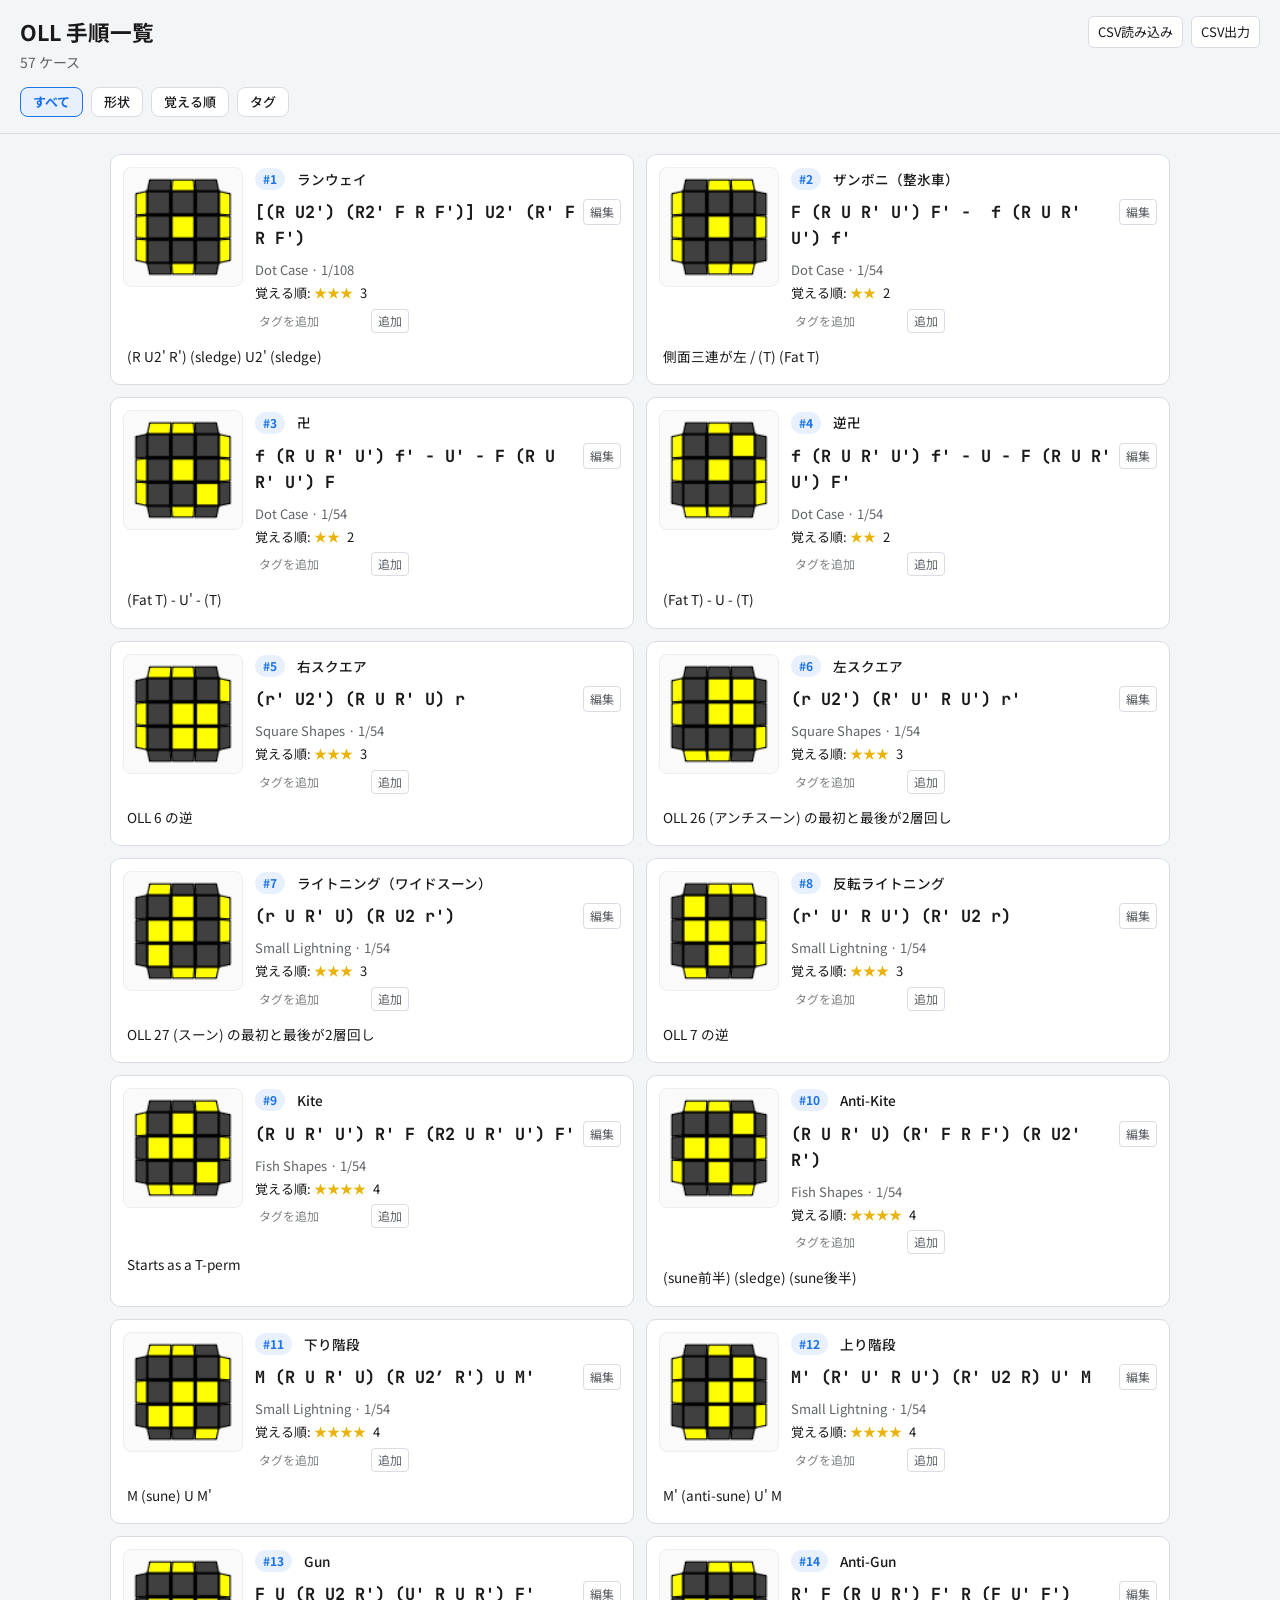
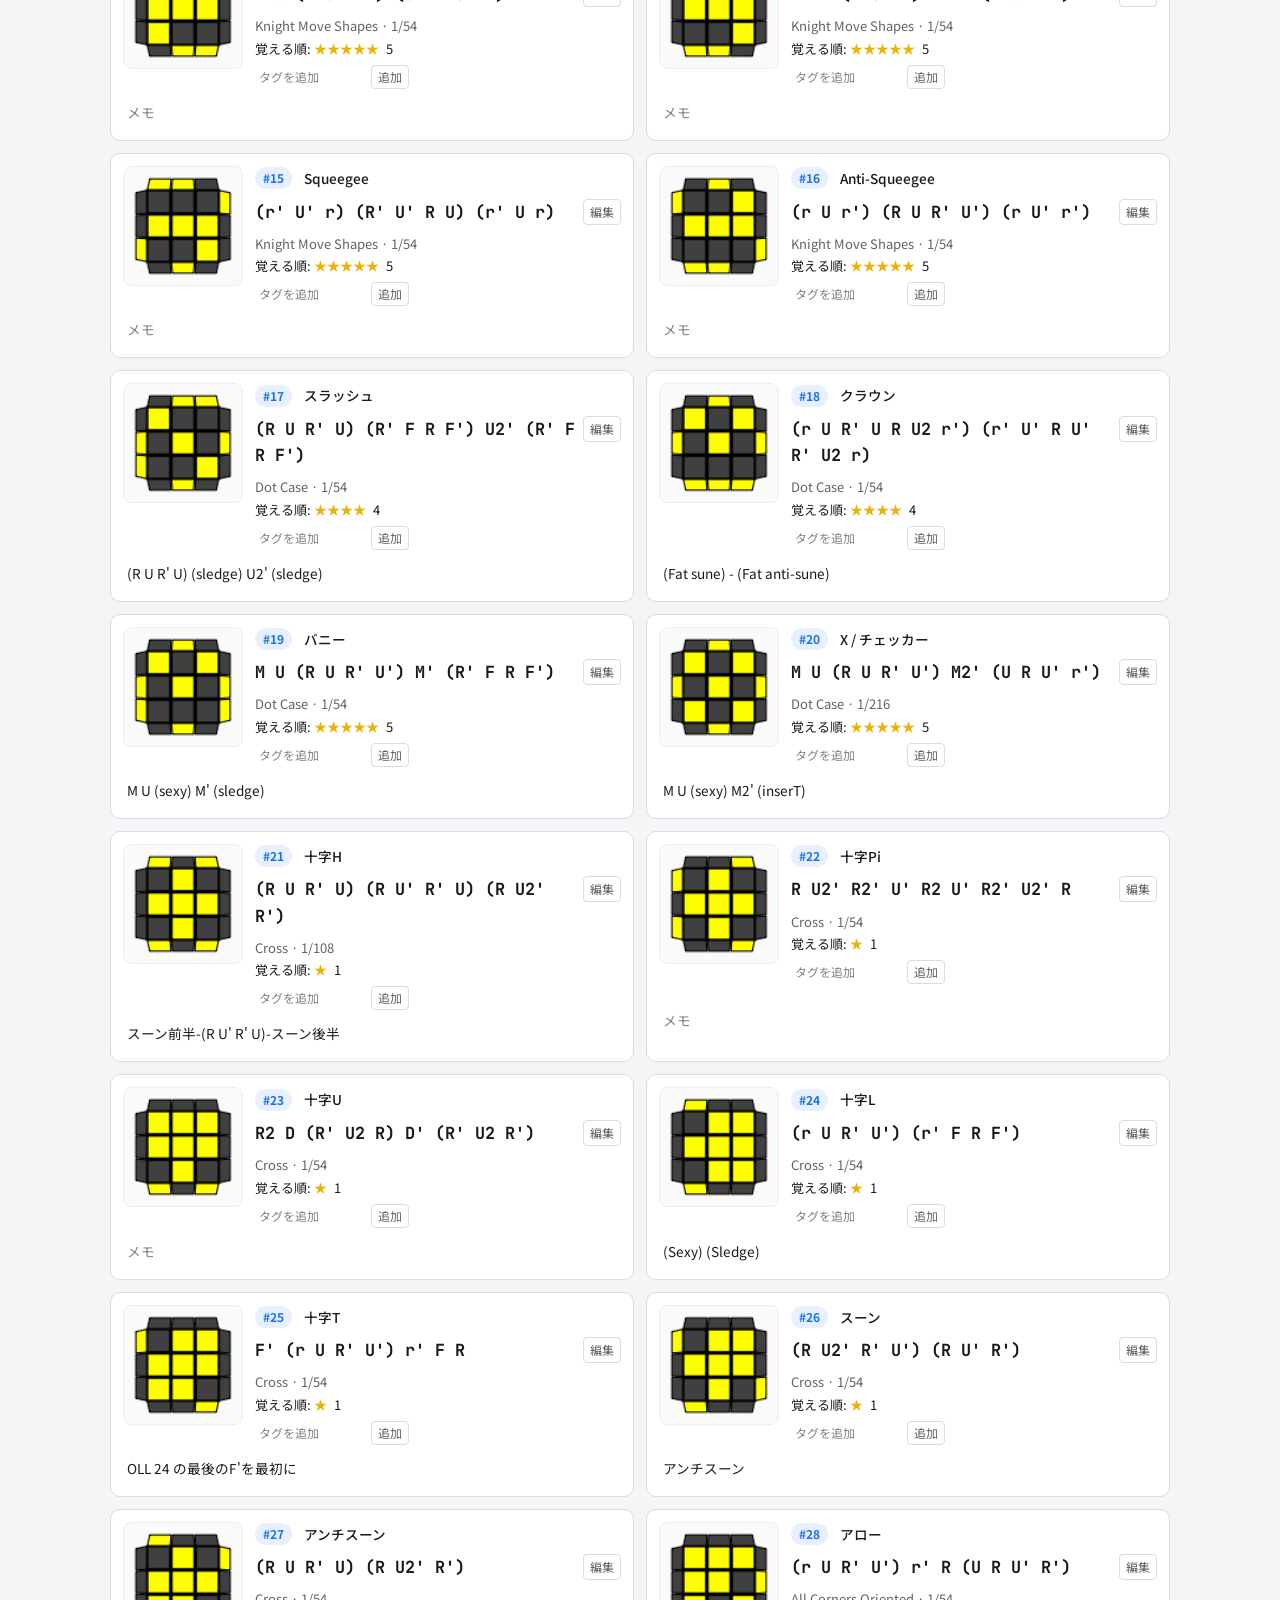
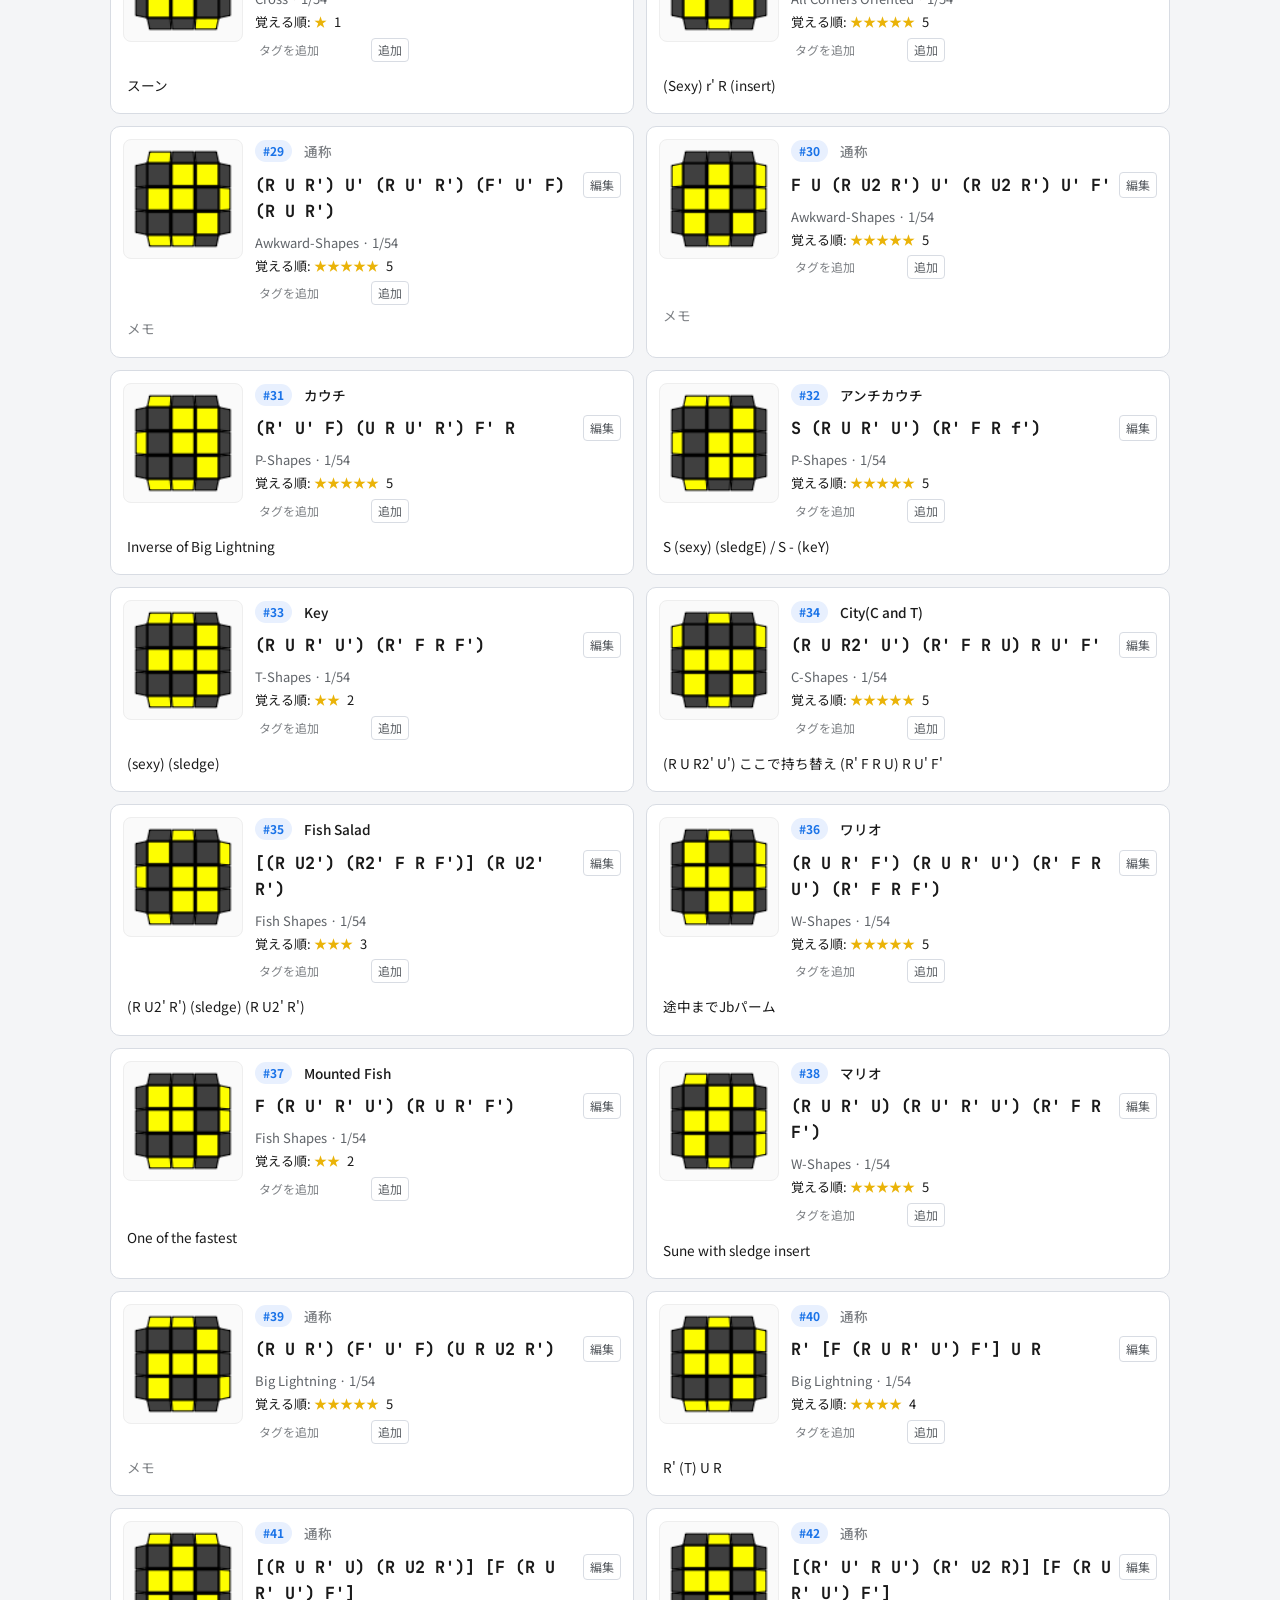
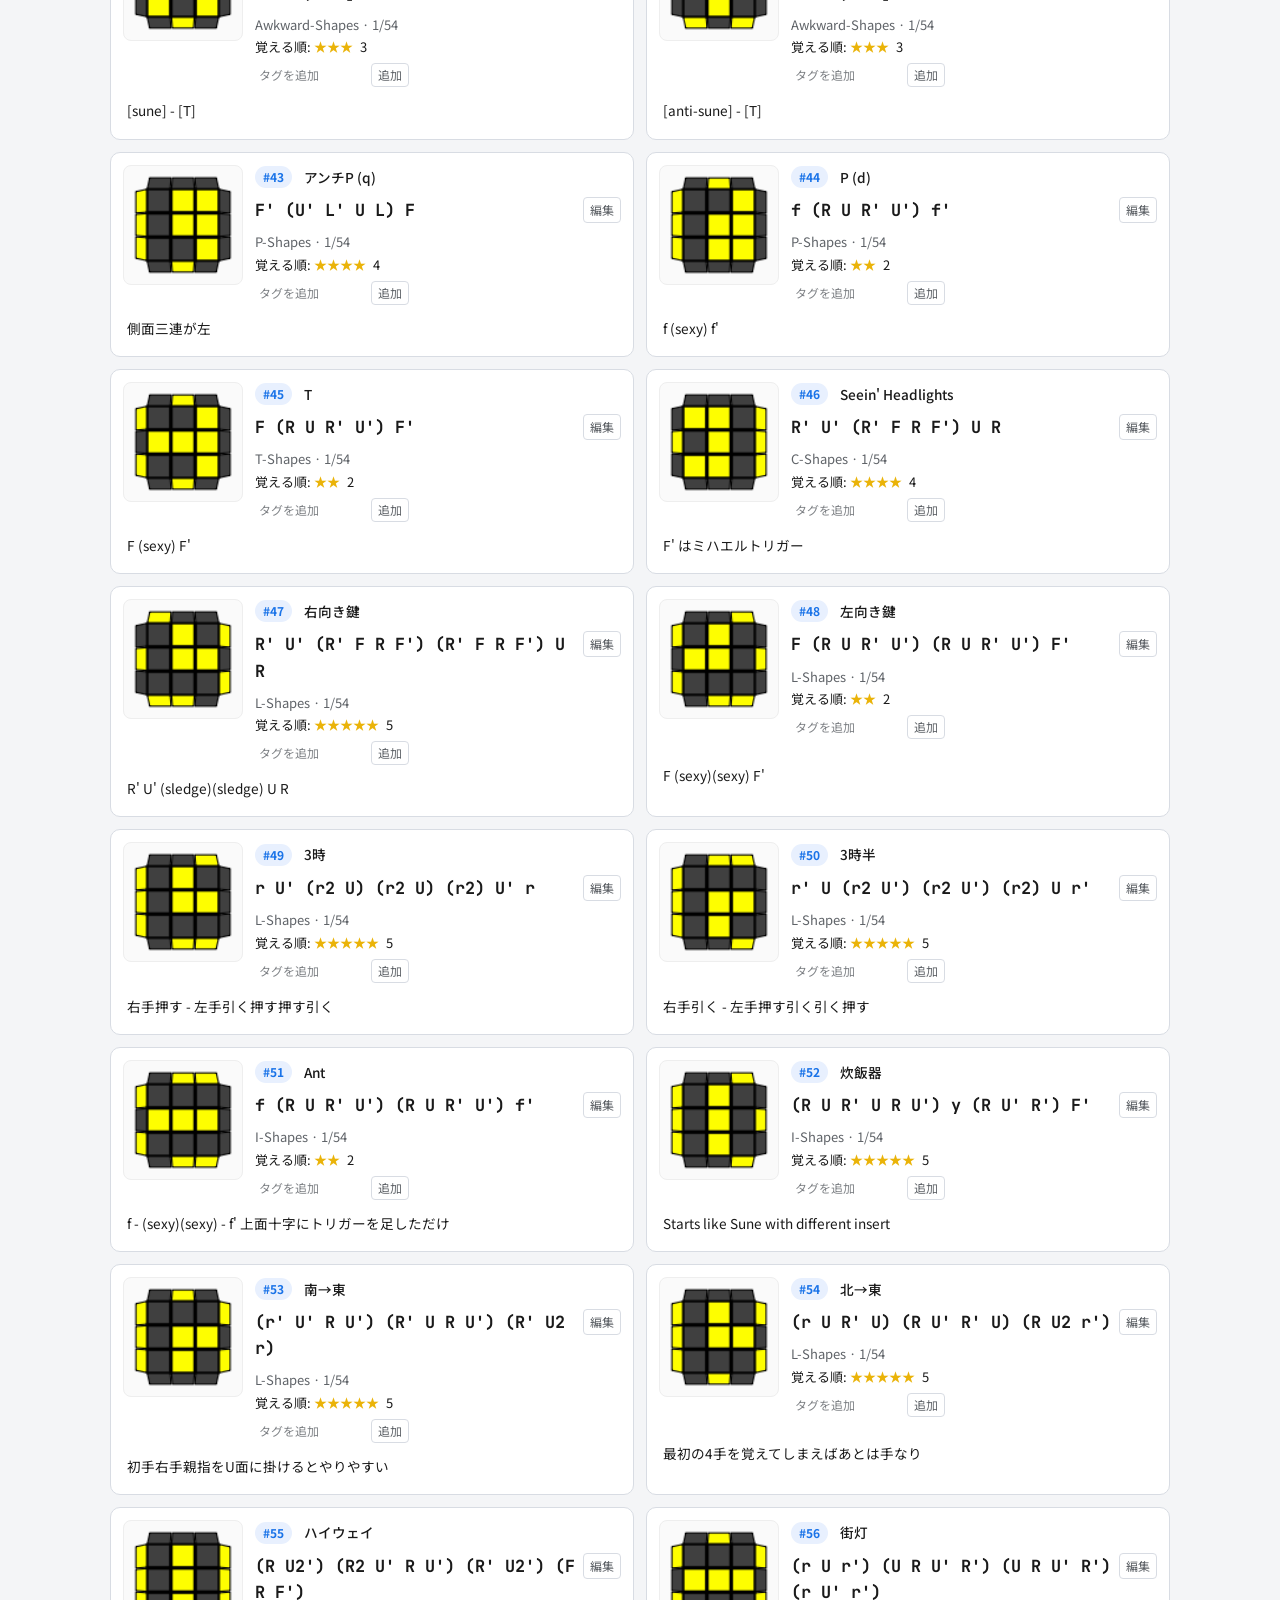
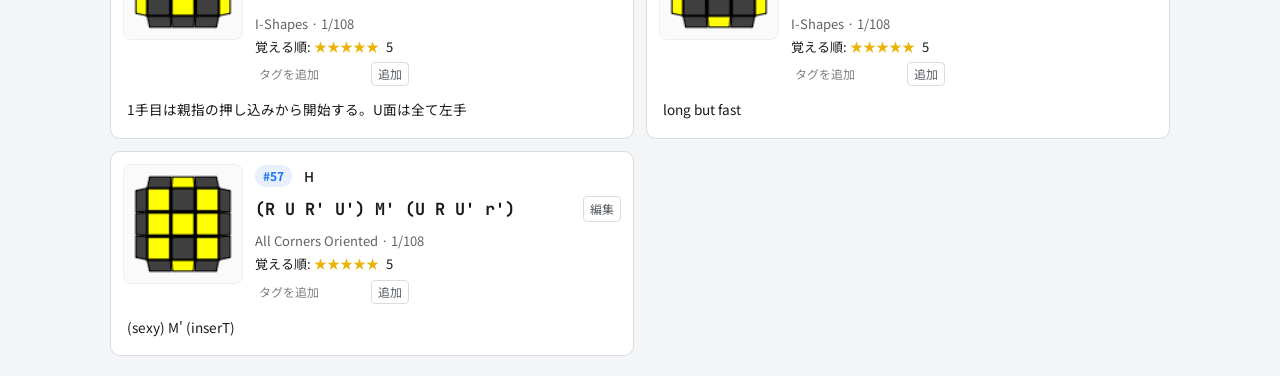
<file: cfop/oll.html>
<!DOCTYPE html>
<html lang="ja">

<head>
  <meta charset="UTF-8">
  <meta name="viewport" content="width=device-width, initial-scale=1.0">
  <title>OLL 手順一覧</title>
  <link rel="preconnect" href="https://fonts.googleapis.com">
  <link rel="preconnect" href="https://fonts.gstatic.com" crossorigin>
  <link
    href="https://fonts.googleapis.com/css2?family=JetBrains+Mono:wght@400;500;700&family=Noto+Sans+JP:wght@400;500;700&display=swap"
    rel="stylesheet">
  <link rel="stylesheet" href="oll.css">
</head>

<body>
  <header>
    <div class="header-top">
      <div>
        <h1>OLL 手順一覧</h1>
        <p id="summary">読み込み中…</p>
      </div>
      <div class="csv-actions">
        <button id="import-csv-button" class="csv-action" type="button">CSV読み込み</button>
        <button id="export-csv-button" class="csv-action" type="button">CSV出力</button>
        <input id="import-csv-input" type="file" accept=".csv,text/csv" hidden>
      </div>
    </div>
    <div id="filter-modes" class="filter-modes" role="group" aria-label="絞り込み方法">
      <button class="mode-btn active" type="button" data-mode="all">すべて</button>
      <button class="mode-btn" type="button" data-mode="shape">形状</button>
      <button class="mode-btn" type="button" data-mode="order">覚える順</button>
      <button class="mode-btn" type="button" data-mode="tag">タグ</button>
    </div>
    <div id="tag-filter" class="tag-filter" hidden></div>
  </header>
  <main>
    <div id="status" class="status">データを読み込んでいます…</div>
    <div id="empty-filter" class="empty-filter" hidden>該当するケースがありません。</div>
    <div id="oll-grid" class="oll-grid" hidden></div>
  </main>

  <script src="oll-csv.js" defer></script>
  <script src="oll-cards.js" defer></script>
  <script src="oll-filters.js" defer></script>
  <script src="oll.js" defer></script>
</body>

</html>
</file>
<file: cfop/oll.css>
:root {
  --border: #d8dce3;
  --text: #1a1a1a;
  --muted: #5f6368;
  --bg: #f4f5f7;
  --card: #fff;
  --accent: #1a73e8;
  --tag-filter-transition-duration: 0.3s;
  --tag-filter-transition: opacity var(--tag-filter-transition-duration) ease, max-height var(--tag-filter-transition-duration) ease, margin-top var(--tag-filter-transition-duration) ease, visibility var(--tag-filter-transition-duration) ease;
}

* {
  box-sizing: border-box;
}

body {
  margin: 0;
  font-family: "Noto Sans JP", sans-serif;
  color: var(--text);
  background: var(--bg);
  line-height: 1.5;
}

header {
  position: sticky;
  top: 0;
  z-index: 10;
  background: rgba(244, 245, 247, 0.92);
  backdrop-filter: blur(8px);
  border-bottom: 1px solid var(--border);
  padding: 16px 20px;
}

.header-top {
  display: flex;
  align-items: flex-start;
  justify-content: space-between;
  gap: 10px;
  flex-wrap: wrap;
}

header h1 {
  margin: 0;
  font-size: 1.35rem;
  font-weight: 700;
}

header p {
  margin: 4px 0 0;
  font-size: 0.875rem;
  color: var(--muted);
}

.filter-modes {
  display: flex;
  gap: 8px;
  margin-top: 14px;
}

.csv-actions {
  display: flex;
  flex-wrap: wrap;
  justify-content: flex-end;
  gap: 8px;
  margin-left: auto;
}

.csv-action {
  appearance: none;
  border: 1px solid var(--border);
  border-radius: 6px;
  padding: 5px 9px;
  background: var(--card);
  color: var(--text);
  font: inherit;
  font-size: 0.8125rem;
  cursor: pointer;
}

.csv-action:hover {
  border-color: #b8c4d9;
  background: #f8faff;
}

.mode-btn {
  appearance: none;
  border: 1px solid var(--border);
  background: var(--card);
  color: var(--text);
  font: inherit;
  font-size: 0.8125rem;
  font-weight: 500;
  line-height: 1.2;
  padding: 6px 12px;
  border-radius: 8px;
  cursor: pointer;
  transition: background 0.15s, border-color 0.15s, color 0.15s;
}

.mode-btn:hover {
  border-color: #b8c4d9;
  background: #f8faff;
}

.mode-btn.active {
  border-color: var(--accent);
  background: #e8f0fe;
  color: var(--accent);
  font-weight: 700;
}

.tag-filter {
  display: flex;
  flex-wrap: wrap;
  gap: 8px;
  margin-top: 14px;
  transition: var(--tag-filter-transition);
  max-height: 500px;
  overflow: hidden;
}

.tag-filter.is-hidden {
  max-height: 0;
  margin-top: 0;
  opacity: 0;
  pointer-events: none;
  visibility: hidden;
}

.tag-filter[hidden] {
  display: none;
}

.tag-btn {
  appearance: none;
  border: 1px solid var(--border);
  background: var(--card);
  color: var(--text);
  font: inherit;
  font-size: 0.8125rem;
  font-weight: 500;
  line-height: 1.2;
  padding: 6px 12px;
  border-radius: 999px;
  cursor: pointer;
  transition: background 0.15s, border-color 0.15s, color 0.15s;
}

.tag-btn:hover {
  border-color: #b8c4d9;
  background: #f8faff;
}

.tag-btn.active {
  border-color: var(--accent);
  background: #e8f0fe;
  color: var(--accent);
  font-weight: 700;
}

.tag-btn.learn-order {
  color: var(--text);
}

.tag-stars,
.oll-learn-order-stars {
  color: #eab308;
}

.empty-filter {
  padding: 24px 16px;
  text-align: center;
  color: var(--muted);
  background: var(--card);
  border: 1px solid var(--border);
  border-radius: 10px;
}

main {
  max-width: 1100px;
  margin: 0 auto;
  padding: 20px;
}

.status {
  padding: 12px 16px;
  border-radius: 8px;
  background: var(--card);
  border: 1px solid var(--border);
  color: var(--muted);
}

.status.error {
  color: #b3261e;
  border-color: #f5c2c0;
  background: #fff5f5;
}

.oll-grid {
  display: grid;
  grid-template-columns: repeat(auto-fill, minmax(min(100%, 480px), 1fr));
  gap: 12px;
}

.oll-card {
  display: grid;
  grid-template-columns: 120px 1fr;
  gap: 12px;
  align-items: start;
  background: var(--card);
  border: 1px solid var(--border);
  border-radius: 10px;
  padding: 12px;
  min-height: 132px;
}

.oll-card.is-filtered-out {
  display: none !important;
}

.oll-image-wrap {
  width: 120px;
  height: 120px;
  display: flex;
  align-items: center;
  justify-content: center;
  background: #fafafa;
  border: 1px solid #eee;
  border-radius: 8px;
  overflow: hidden;
}

.oll-image-wrap img {
  width: 100%;
  height: 100%;
  object-fit: contain;
}

.oll-image-placeholder {
  font-size: 0.75rem;
  color: var(--muted);
  text-align: center;
  padding: 8px;
}

.oll-body {
  min-width: 0;
  display: flex;
  flex-direction: column;
}

.oll-card-head {
  display: flex;
  align-items: center;
  gap: 8px;
  margin-bottom: 8px;
}

.oll-no {
  display: inline-block;
  font-size: 0.75rem;
  font-weight: 700;
  color: var(--accent);
  background: #e8f0fe;
  border-radius: 999px;
  padding: 2px 8px;
  margin-bottom: 8px;
}

.oll-card-head .oll-no {
  flex: 0 0 auto;
  margin-bottom: 0;
}

.oll-algorithm {
  margin: 0 0 10px;
  font-family: "JetBrains Mono", monospace;
  font-size: 1.05rem;
  font-weight: 700;
  line-height: 1.55;
  word-break: break-word;
  white-space: pre-wrap;
}

.oll-algorithm-editor {
  min-width: 0;
  margin-bottom: 10px;
}

.oll-algorithm-row {
  display: flex;
  align-items: flex-start;
  gap: 8px;
}

.oll-algorithm-row .oll-algorithm {
  flex: 1;
  min-width: 0;
  margin-bottom: 0;
}

.oll-algorithm-input {
  display: block;
  width: 100%;
  min-height: 4.5em;
  font-family: "JetBrains Mono", monospace;
  font-size: 1.05rem;
  font-weight: 700;
  line-height: 1.55;
  resize: vertical;
  white-space: pre-wrap;
}

.oll-algorithm-controls {
  display: flex;
  flex: 0 0 auto;
  gap: 4px;
}

.oll-algorithm-input[hidden],
.oll-algorithm-controls[hidden] {
  display: none;
}

.oll-algorithm-action {
  appearance: none;
  border: 1px solid var(--border);
  border-radius: 4px;
  padding: 3px 6px;
  background: var(--card);
  color: var(--muted);
  cursor: pointer;
  font: inherit;
  font-size: 0.75rem;
}

.oll-meta {
  display: flex;
  flex-direction: column;
  gap: 2px;
}

.oll-category,
.oll-name {
  margin: 0;
  font-size: 0.8125rem;
  color: var(--muted);
  line-height: 1.45;
  word-break: break-word;
}

.oll-name {
  font-weight: 500;
}

.oll-editable {
  width: 100%;
  border: 1px solid transparent;
  border-radius: 4px;
  background: transparent;
  color: inherit;
  font: inherit;
  line-height: inherit;
  padding: 1px 3px;
}

.oll-editable:hover,
.oll-editable:focus {
  border-color: var(--border);
  background: var(--card);
  outline: none;
}

.oll-editable::placeholder {
  color: var(--muted);
  opacity: 0.8;
}

.oll-name-input {
  flex: 1;
  width: auto;
  min-width: 0;
  font-size: 0.85rem;
  font-weight: 500;
}

.oll-order-input {
  width: 4.5rem;
  color: var(--text);
}

.oll-memo-input {
  display: block;
  grid-column: 1 / -1;
  font-size: 0.85rem;
  min-height: 2em;
  overflow: hidden;
  overflow-wrap: anywhere;
  resize: none;
  margin-top: 0;
  padding-top: 0px;
  padding-bottom: 0px;
  white-space: pre-wrap;
}

.oll-learn-order {
  color: var(--text);
  letter-spacing: 0;
}

.oll-memo {
  margin: 8px 0 0;
  font-size: 0.8rem;
  color: var(--muted);
}

.oll-tags {
  display: flex;
  flex-wrap: wrap;
  align-items: center;
  gap: 3px 4px;
  margin-top: 4px;
}

.oll-tag {
  display: inline-flex;
  align-items: center;
  gap: 4px;
  padding: 1px 6px;
  border: 1px solid var(--border);
  border-radius: 999px;
  color: var(--muted);
  font-size: 0.75rem;
}

.oll-tag-remove {
  appearance: none;
  border: 0;
  padding: 0;
  background: transparent;
  color: var(--muted);
  cursor: pointer;
  font: inherit;
  line-height: 1;
}

.oll-tag-input {
  width: 7rem;
  font-size: 0.75rem;
}

.oll-tag-add {
  appearance: none;
  border: 1px solid var(--border);
  border-radius: 4px;
  padding: 2px 6px;
  background: var(--card);
  color: var(--muted);
  cursor: pointer;
  font: inherit;
  font-size: 0.75rem;
}

@media (max-width: 520px) {
  .oll-card {
    grid-template-columns: 96px 1fr;
  }

  .oll-image-wrap {
    width: 96px;
    height: 96px;
  }
}
</file>
